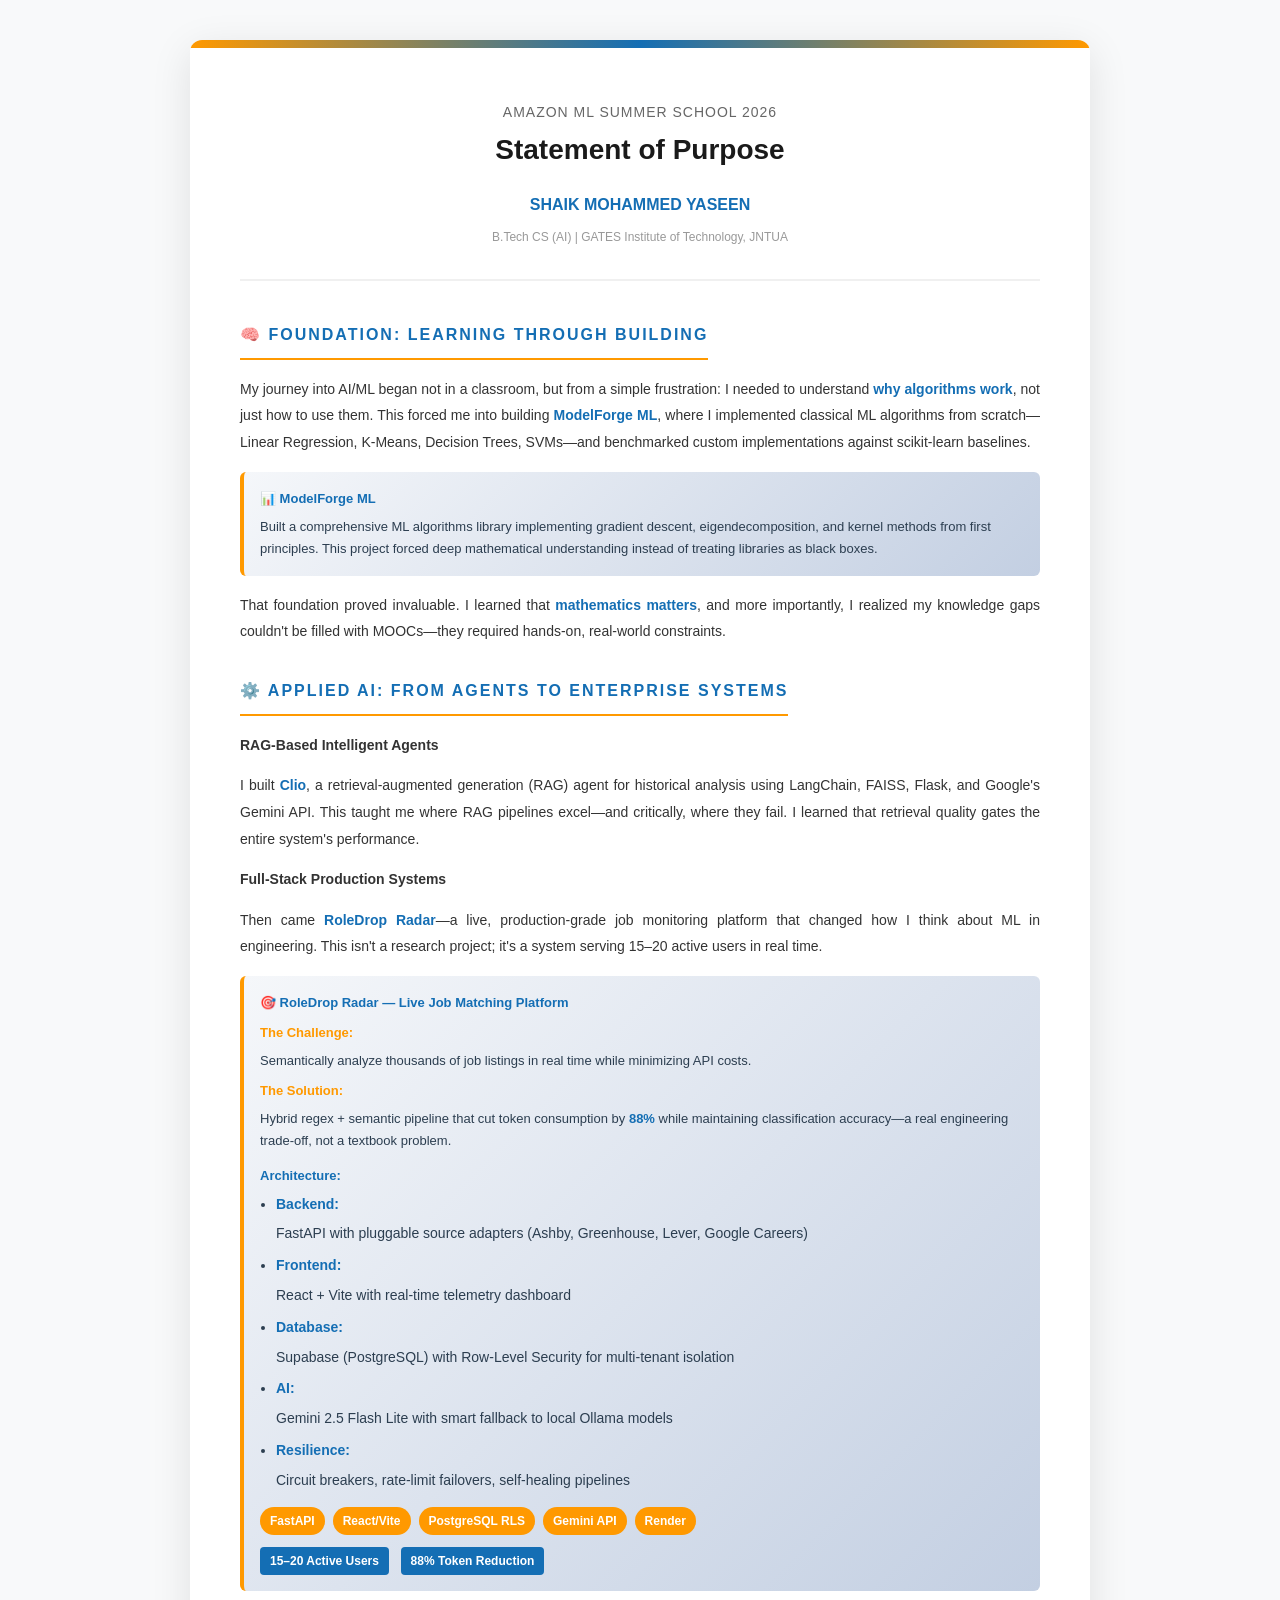
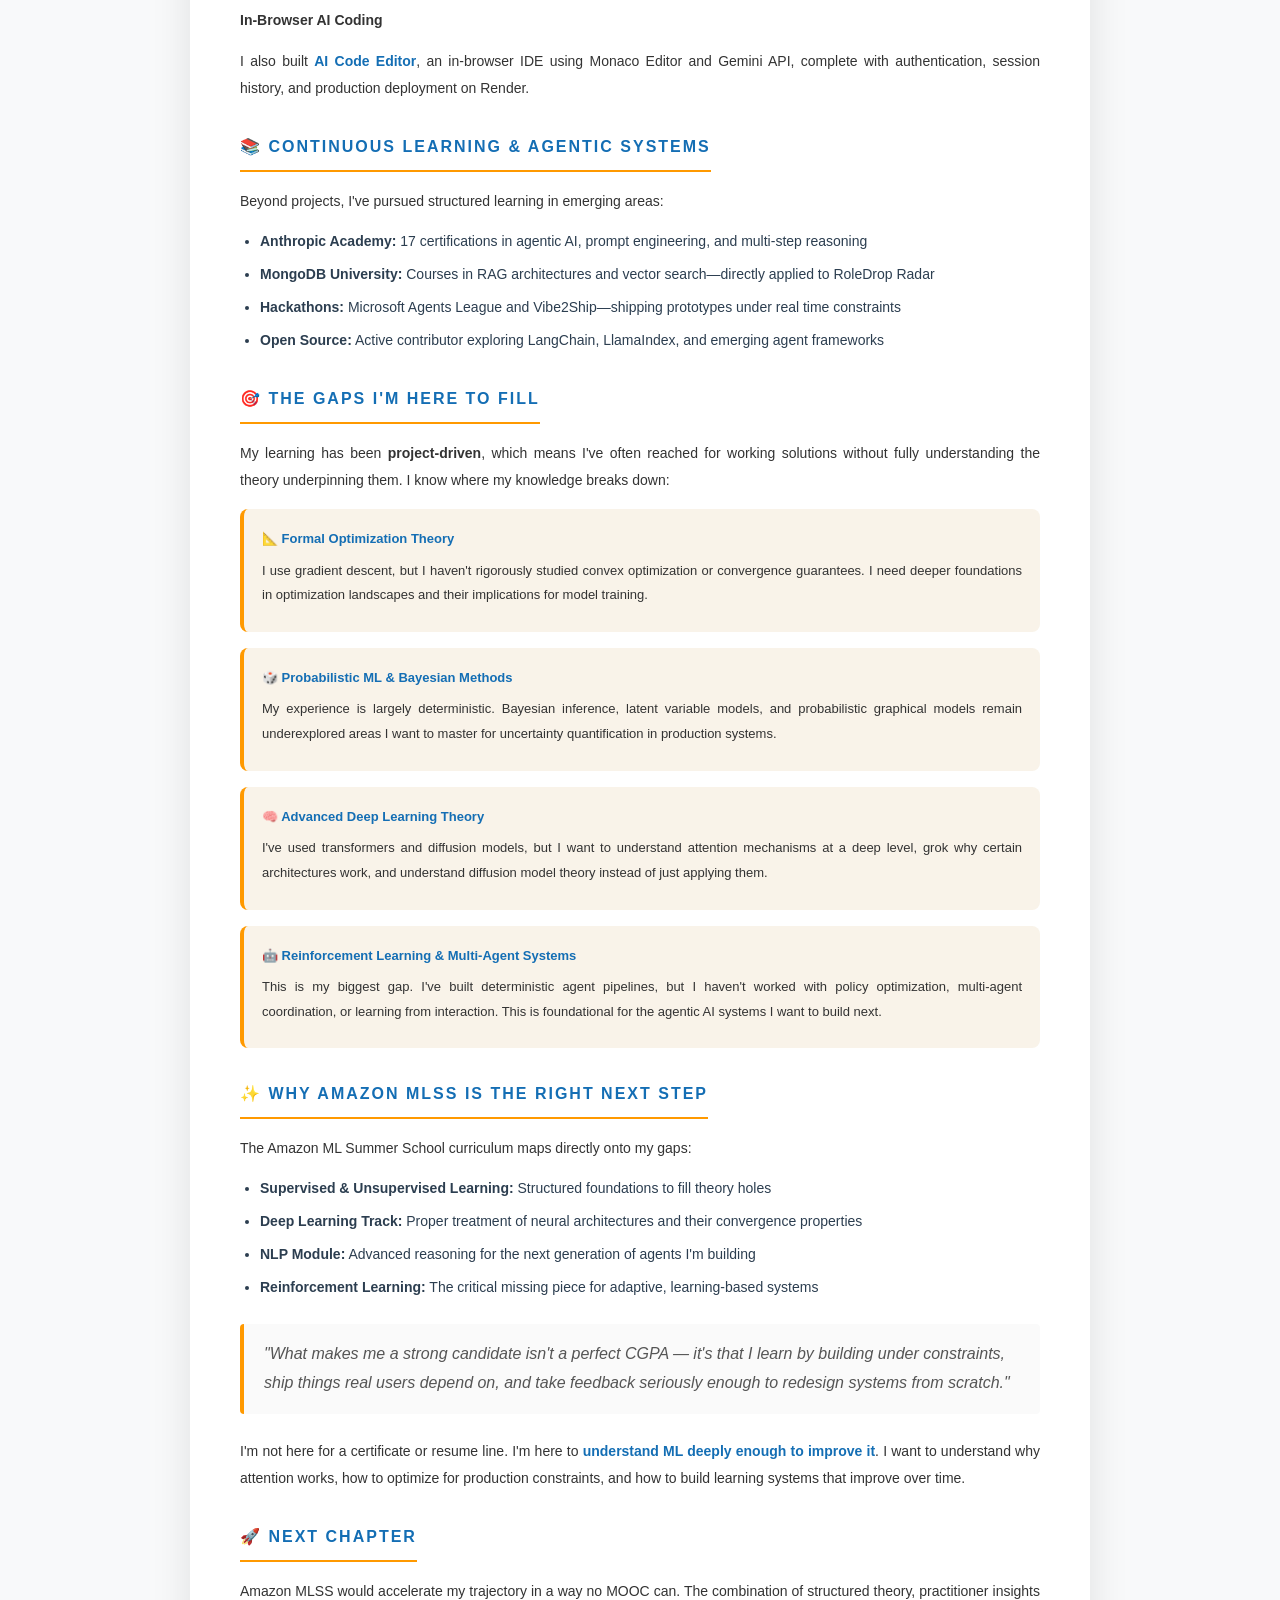
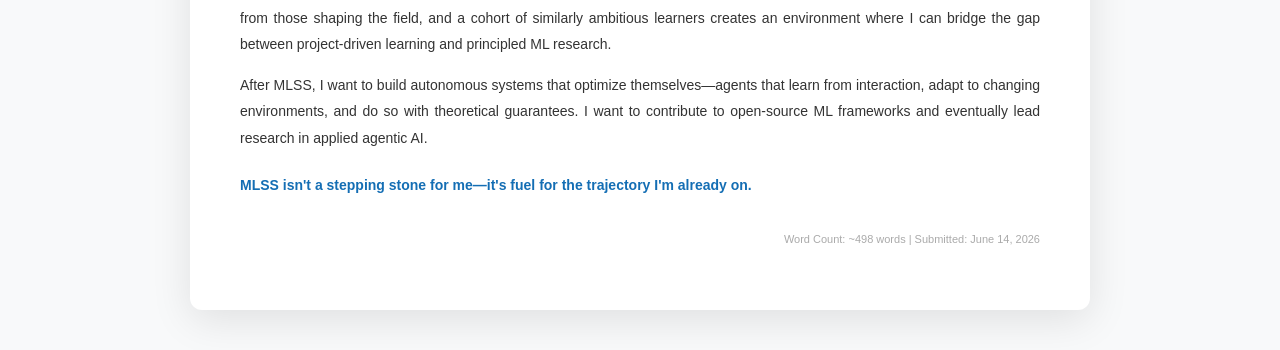
<file: Amazon_MLSS_SOP_MohammedYaseen.html>
<!DOCTYPE html>
<html lang="en">
<head>
    <meta charset="UTF-8">
    <meta name="viewport" content="width=device-width, initial-scale=1.0">
    <title>Statement of Purpose - Amazon ML Summer School 2026</title>
    <style>
        * {
            margin: 0;
            padding: 0;
            box-sizing: border-box;
        }

        body {
            font-family: 'Segoe UI', Tahoma, Geneva, Verdana, sans-serif;
            line-height: 1.8;
            color: #2c3e50;
            background: #f8f9fa;
            padding: 40px 20px;
        }

        @media print {
            body {
                background: white;
                padding: 0;
            }
        }

        .container {
            max-width: 900px;
            margin: 0 auto;
            background: white;
            padding: 60px 50px;
            border-radius: 12px;
            box-shadow: 0 10px 40px rgba(0, 0, 0, 0.1);
            position: relative;
            overflow: hidden;
        }

        /* Decorative header gradient */
        .container::before {
            content: '';
            position: absolute;
            top: 0;
            left: 0;
            right: 0;
            height: 8px;
            background: linear-gradient(90deg, #FF9900 0%, #146EB4 50%, #FF9900 100%);
        }

        .header {
            text-align: center;
            margin-bottom: 40px;
            border-bottom: 2px solid #f0f0f0;
            padding-bottom: 30px;
        }

        .header h1 {
            font-size: 28px;
            color: #1a1a1a;
            margin-bottom: 8px;
            font-weight: 700;
        }

        .header .subtitle {
            font-size: 14px;
            color: #666;
            letter-spacing: 1px;
            text-transform: uppercase;
        }

        .header .name {
            font-size: 16px;
            color: #146EB4;
            margin-top: 15px;
            font-weight: 600;
        }

        .section {
            margin-bottom: 32px;
        }

        .section h2 {
            font-size: 16px;
            color: #146EB4;
            text-transform: uppercase;
            letter-spacing: 2px;
            margin-bottom: 16px;
            padding-bottom: 8px;
            border-bottom: 2px solid #FF9900;
            display: inline-block;
            font-weight: 700;
        }

        .section p {
            text-align: justify;
            margin-bottom: 14px;
            color: #333;
            font-size: 14px;
            line-height: 1.9;
        }

        .highlight {
            color: #146EB4;
            font-weight: 600;
        }

        .project-box {
            background: linear-gradient(135deg, #f5f7fa 0%, #c3cfe2 100%);
            border-left: 4px solid #FF9900;
            padding: 16px;
            margin: 16px 0;
            border-radius: 6px;
            font-size: 13px;
            line-height: 1.7;
            color: #2c3e50;
        }

        .project-box strong {
            color: #146EB4;
            display: block;
            margin-bottom: 6px;
        }

        .metric {
            display: inline-block;
            background: #146EB4;
            color: white;
            padding: 4px 10px;
            border-radius: 4px;
            font-size: 12px;
            margin-right: 8px;
            margin-top: 6px;
            font-weight: 600;
        }

        .tech-stack {
            display: flex;
            flex-wrap: wrap;
            gap: 8px;
            margin-top: 10px;
        }

        .tech-badge {
            background: #FF9900;
            color: white;
            padding: 4px 10px;
            border-radius: 20px;
            font-size: 12px;
            font-weight: 600;
        }

        .quote-box {
            border-left: 4px solid #FF9900;
            padding-left: 20px;
            margin: 24px 0;
            font-style: italic;
            color: #555;
            background: #fafafa;
            padding: 16px 20px;
            border-radius: 4px;
        }

        .gap-section {
            background: #f9f3e9;
            padding: 18px;
            border-radius: 8px;
            margin: 16px 0;
            border-left: 4px solid #FF9900;
        }

        .gap-section h3 {
            color: #146EB4;
            font-size: 13px;
            margin-bottom: 8px;
            font-weight: 700;
        }

        .gap-section p {
            font-size: 13px;
            margin-bottom: 6px;
        }

        .footer {
            text-align: center;
            margin-top: 40px;
            padding-top: 20px;
            border-top: 2px solid #f0f0f0;
            font-size: 12px;
            color: #999;
        }

        .closing {
            margin-top: 30px;
            font-size: 14px;
            line-height: 2;
        }

        .word-count {
            text-align: right;
            font-size: 11px;
            color: #aaa;
            margin-top: 20px;
        }

        ul {
            margin-left: 20px;
            margin-bottom: 14px;
        }

        li {
            margin-bottom: 8px;
            font-size: 14px;
        }

        @page {
            size: A4;
            margin: 0;
        }

        @media print {
            .container {
                box-shadow: none;
                border-radius: 0;
                max-width: 100%;
                margin: 0;
                padding: 40px;
            }
        }
    </style>
</head>
<body>
    <div class="container">
        <div class="header">
            <div class="subtitle">Amazon ML Summer School 2026</div>
            <h1>Statement of Purpose</h1>
            <div class="name">SHAIK MOHAMMED YASEEN</div>
            <div style="font-size: 12px; color: #999; margin-top: 8px;">B.Tech CS (AI) | GATES Institute of Technology, JNTUA</div>
        </div>

        <!-- SECTION: FOUNDATION -->
        <div class="section">
            <h2>🧠 Foundation: Learning Through Building</h2>
            <p>
                My journey into AI/ML began not in a classroom, but from a simple frustration: I needed to understand <span class="highlight">why algorithms work</span>, not just how to use them. This forced me into building <span class="highlight">ModelForge ML</span>, where I implemented classical ML algorithms from scratch—Linear Regression, K-Means, Decision Trees, SVMs—and benchmarked custom implementations against scikit-learn baselines.
            </p>
            <div class="project-box">
                <strong>📊 ModelForge ML</strong>
                Built a comprehensive ML algorithms library implementing gradient descent, eigendecomposition, and kernel methods from first principles. This project forced deep mathematical understanding instead of treating libraries as black boxes.
            </div>
            <p>
                That foundation proved invaluable. I learned that <span class="highlight">mathematics matters</span>, and more importantly, I realized my knowledge gaps couldn't be filled with MOOCs—they required hands-on, real-world constraints.
            </p>
        </div>

        <!-- SECTION: APPLIED WORK -->
        <div class="section">
            <h2>⚙️ Applied AI: From Agents to Enterprise Systems</h2>
            
            <p><strong>RAG-Based Intelligent Agents</strong></p>
            <p>
                I built <span class="highlight">Clio</span>, a retrieval-augmented generation (RAG) agent for historical analysis using LangChain, FAISS, Flask, and Google's Gemini API. This taught me where RAG pipelines excel—and critically, where they fail. I learned that retrieval quality gates the entire system's performance.
            </p>

            <p><strong>Full-Stack Production Systems</strong></p>
            <p>
                Then came <span class="highlight">RoleDrop Radar</span>—a live, production-grade job monitoring platform that changed how I think about ML in engineering. This isn't a research project; it's a system serving 15–20 active users in real time.
            </p>

            <div class="project-box">
                <strong>🎯 RoleDrop Radar — Live Job Matching Platform</strong>
                <div style="margin-top: 8px;">
                    <strong style="color: #FF9900;">The Challenge:</strong> Semantically analyze thousands of job listings in real time while minimizing API costs.
                </div>
                <div style="margin-top: 8px;">
                    <strong style="color: #FF9900;">The Solution:</strong> Hybrid regex + semantic pipeline that cut token consumption by <span class="highlight">88%</span> while maintaining classification accuracy—a real engineering trade-off, not a textbook problem.
                </div>
                <div style="margin-top: 12px;">
                    <strong style="color: #146EB4;">Architecture:</strong>
                    <ul style="margin-top: 6px; margin-left: 16px;">
                        <li><strong>Backend:</strong> FastAPI with pluggable source adapters (Ashby, Greenhouse, Lever, Google Careers)</li>
                        <li><strong>Frontend:</strong> React + Vite with real-time telemetry dashboard</li>
                        <li><strong>Database:</strong> Supabase (PostgreSQL) with Row-Level Security for multi-tenant isolation</li>
                        <li><strong>AI:</strong> Gemini 2.5 Flash Lite with smart fallback to local Ollama models</li>
                        <li><strong>Resilience:</strong> Circuit breakers, rate-limit failovers, self-healing pipelines</li>
                    </ul>
                </div>
                <div class="tech-stack" style="margin-top: 12px;">
                    <span class="tech-badge">FastAPI</span>
                    <span class="tech-badge">React/Vite</span>
                    <span class="tech-badge">PostgreSQL RLS</span>
                    <span class="tech-badge">Gemini API</span>
                    <span class="tech-badge">Render</span>
                </div>
                <div class="metric" style="margin-top: 12px;">15–20 Active Users</div>
                <div class="metric">88% Token Reduction</div>
            </div>

            <p><strong>In-Browser AI Coding</strong></p>
            <p>
                I also built <span class="highlight">AI Code Editor</span>, an in-browser IDE using Monaco Editor and Gemini API, complete with authentication, session history, and production deployment on Render.
            </p>
        </div>

        <!-- SECTION: CONTINUOUS LEARNING -->
        <div class="section">
            <h2>📚 Continuous Learning & Agentic Systems</h2>
            <p>
                Beyond projects, I've pursued structured learning in emerging areas:
            </p>
            <ul>
                <li><strong>Anthropic Academy:</strong> 17 certifications in agentic AI, prompt engineering, and multi-step reasoning</li>
                <li><strong>MongoDB University:</strong> Courses in RAG architectures and vector search—directly applied to RoleDrop Radar</li>
                <li><strong>Hackathons:</strong> Microsoft Agents League and Vibe2Ship—shipping prototypes under real time constraints</li>
                <li><strong>Open Source:</strong> Active contributor exploring LangChain, LlamaIndex, and emerging agent frameworks</li>
            </ul>
        </div>

        <!-- SECTION: GAPS -->
        <div class="section">
            <h2>🎯 The Gaps I'm Here to Fill</h2>
            <p>
                My learning has been <strong>project-driven</strong>, which means I've often reached for working solutions without fully understanding the theory underpinning them. I know where my knowledge breaks down:
            </p>
            
            <div class="gap-section">
                <h3>📐 Formal Optimization Theory</h3>
                <p>I use gradient descent, but I haven't rigorously studied convex optimization or convergence guarantees. I need deeper foundations in optimization landscapes and their implications for model training.</p>
            </div>

            <div class="gap-section">
                <h3>🎲 Probabilistic ML & Bayesian Methods</h3>
                <p>My experience is largely deterministic. Bayesian inference, latent variable models, and probabilistic graphical models remain underexplored areas I want to master for uncertainty quantification in production systems.</p>
            </div>

            <div class="gap-section">
                <h3>🧠 Advanced Deep Learning Theory</h3>
                <p>I've used transformers and diffusion models, but I want to understand attention mechanisms at a deep level, grok why certain architectures work, and understand diffusion model theory instead of just applying them.</p>
            </div>

            <div class="gap-section">
                <h3>🤖 Reinforcement Learning & Multi-Agent Systems</h3>
                <p>This is my biggest gap. I've built deterministic agent pipelines, but I haven't worked with policy optimization, multi-agent coordination, or learning from interaction. This is foundational for the agentic AI systems I want to build next.</p>
            </div>
        </div>

        <!-- SECTION: WHY MLSS -->
        <div class="section">
            <h2>✨ Why Amazon MLSS Is the Right Next Step</h2>
            <p>
                The Amazon ML Summer School curriculum maps directly onto my gaps:
            </p>
            <ul>
                <li><strong>Supervised & Unsupervised Learning:</strong> Structured foundations to fill theory holes</li>
                <li><strong>Deep Learning Track:</strong> Proper treatment of neural architectures and their convergence properties</li>
                <li><strong>NLP Module:</strong> Advanced reasoning for the next generation of agents I'm building</li>
                <li><strong>Reinforcement Learning:</strong> The critical missing piece for adaptive, learning-based systems</li>
            </ul>

            <div class="quote-box">
                "What makes me a strong candidate isn't a perfect CGPA — it's that I learn by building under constraints, ship things real users depend on, and take feedback seriously enough to redesign systems from scratch."
            </div>

            <p>
                I'm not here for a certificate or resume line. I'm here to <span class="highlight">understand ML deeply enough to improve it</span>. I want to understand why attention works, how to optimize for production constraints, and how to build learning systems that improve over time.
            </p>
        </div>

        <!-- SECTION: VISION -->
        <div class="section">
            <h2>🚀 Next Chapter</h2>
            <p>
                Amazon MLSS would accelerate my trajectory in a way no MOOC can. The combination of structured theory, practitioner insights from those shaping the field, and a cohort of similarly ambitious learners creates an environment where I can bridge the gap between project-driven learning and principled ML research.
            </p>
            <p>
                After MLSS, I want to build autonomous systems that optimize themselves—agents that learn from interaction, adapt to changing environments, and do so with theoretical guarantees. I want to contribute to open-source ML frameworks and eventually lead research in applied agentic AI.
            </p>
            <p style="margin-top: 20px; font-weight: 600; color: #146EB4;">
                MLSS isn't a stepping stone for me—it's fuel for the trajectory I'm already on.
            </p>
        </div>

        <div class="word-count">
            Word Count: ~498 words | Submitted: June 14, 2026
        </div>
    </div>
</body>
</html>
</file>
